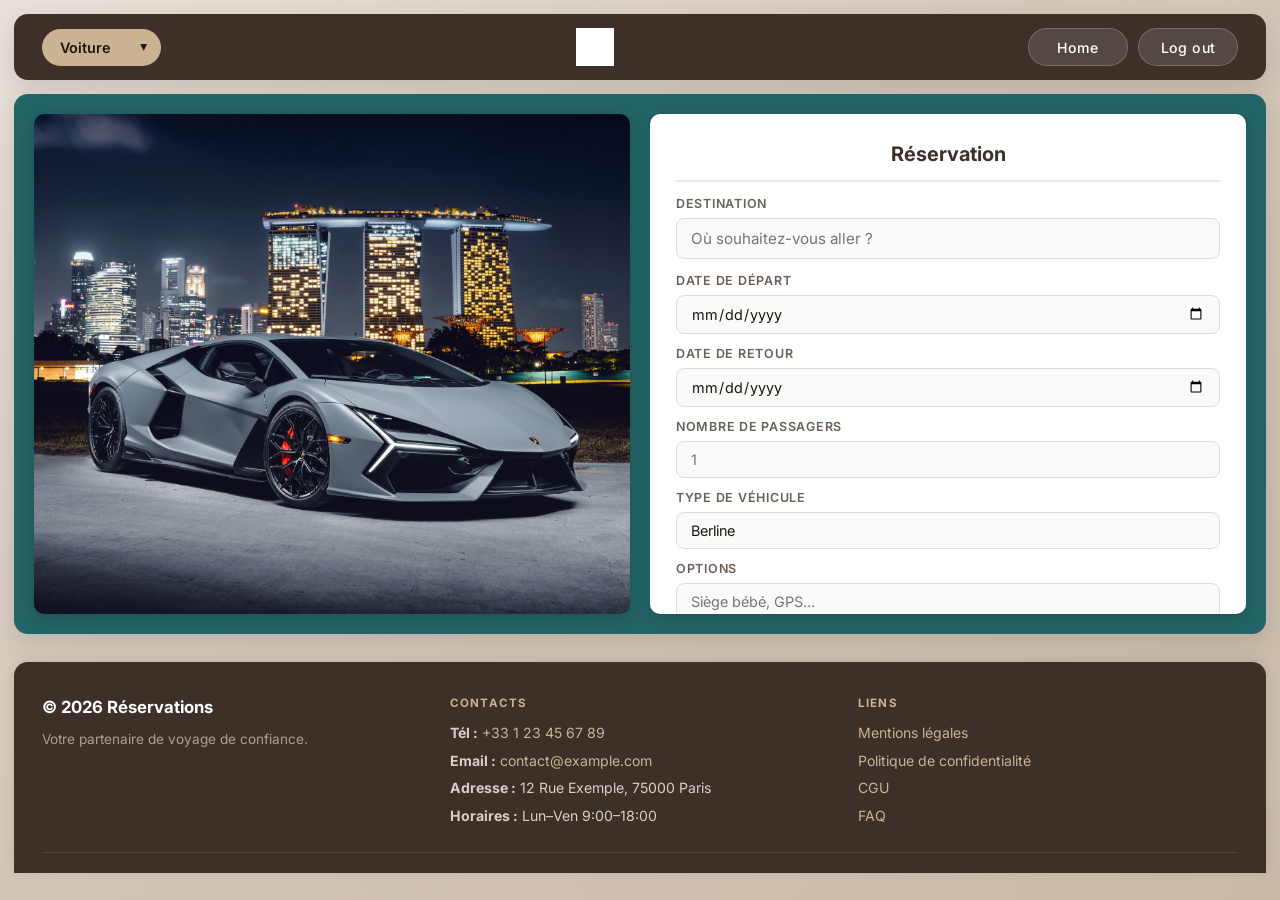
<file: component-1/index.html>
<!doctype html>
<html lang="fr">
  <head>
    <meta charset="utf-8" />
    <meta name="viewport" content="width=device-width,initial-scale=1" />
    <title>Prototype — Réservation</title>
    <link rel="preconnect" href="https://fonts.googleapis.com">
    <link rel="preconnect" href="https://fonts.gstatic.com" crossorigin>
    <link href="https://fonts.googleapis.com/css2?family=Inter:wght@400;500;600;700&display=swap" rel="stylesheet">
    <link rel="stylesheet" href="styles.css" />
  </head>
  <body>
    <header class="site-header">
      <div class="left">
        <label class="select-wrap">
          <select id="reservation-select" aria-label="Type de réservation">
            <option value="voiture">Voiture</option>
            <option value="hotel">Hôtel</option>
            <option value="aeroport">Aéroport</option>
          </select>
        </label>
      </div>
      <div class="center"><img src="istockphoto-1036809710-612x612.jpg" alt="Reserve" class="logo"></div>
      <button class="hamburger" id="hamburger" aria-label="Menu" aria-expanded="false">
        <span></span><span></span><span></span>
      </button>
      <div class="right" id="navRight">
        <button class="pill small">Home</button>
        <button class="pill small">Log out<output></output></button>
      </div>
    </header>

    <script>
      const hamburger = document.getElementById('hamburger');
      const navRight  = document.getElementById('navRight');
      hamburger.addEventListener('click', () => {
        const open = navRight.classList.toggle('open');
        hamburger.setAttribute('aria-expanded', open);
      });
    </script>

    <main class="hero">
      <div class="left-card">
        <!-- image du véhicule : placez une image nommée `vehicle.jpg` dans le dossier -->
        <img src="2024_lamborghini_revuelto_car_4k_5k_hd_cars.jpg" alt="Véhicule" class="vehicle-img">
      </div>
      <aside class="reservation-panel">
        <h2>Réservation</h2>
        <div class="reservation-box">
          <label>Destination</label>
          <input type="text" placeholder="Où souhaitez-vous aller ?" />
        </div>
        <ul class="lines">
          <li><label>Date de départ</label><input type="date" /></li>
          <li><label>Date de retour</label><input type="date" /></li>
          <li><label>Nombre de passagers</label><input type="number" min="1" max="9" placeholder="1" /></li>
          <li><label>Type de véhicule</label>
            <select><option>Berline</option><option>SUV</option><option>Coupé</option></select>
          </li>
          <li><label>Options</label><input type="text" placeholder="Siège bébé, GPS…" /></li>
        </ul>
        <button class="btn-reserve">Réserver maintenant</button>
      </aside>
    </main>

    <footer class="site-footer">
      <div class="footer-inner">
        <div class="footer-col">
          <span class="footer-brand">© 2026 Réservations</span>
          <p class="footer-tagline">Votre partenaire de voyage de confiance.</p>
        </div>
        <div class="footer-col">
          <h4>Contacts</h4>
          <div><strong>Tél :</strong> <a href="tel:+33123456789">+33 1 23 45 67 89</a></div>
          <div><strong>Email :</strong> <a href="mailto:contact@example.com">contact@example.com</a></div>
          <div><strong>Adresse :</strong> 12 Rue Exemple, 75000 Paris</div>
          <div><strong>Horaires :</strong> Lun–Ven 9:00–18:00</div>
        </div>
        <div class="footer-col">
          <h4>Liens</h4>
          <div><a href="#">Mentions légales</a></div>
          <div><a href="#">Politique de confidentialité</a></div>
          <div><a href="#">CGU</a></div>
          <div><a href="#">FAQ</a></div>
        </div>
      </div>
    </footer>

  </body>
</html>
</file>
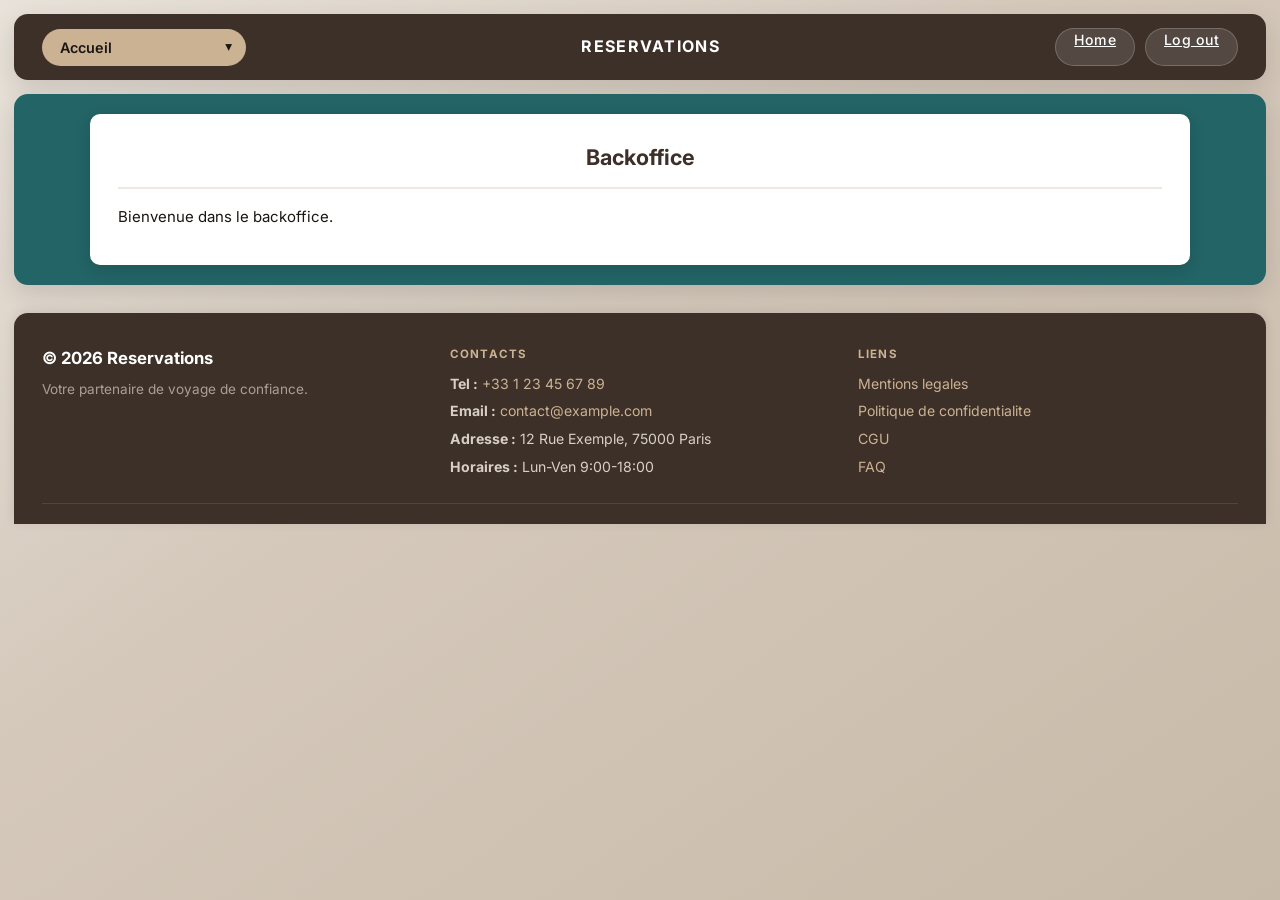
<file: framework-test/src/main/webapp/backoffice.html>
<!DOCTYPE html>
<html lang="fr">
<head>
    <meta charset="UTF-8">
    <meta name="viewport" content="width=device-width, initial-scale=1.0">
    <title>Backoffice</title>
    <style>
@import url('https://fonts.googleapis.com/css2?family=Inter:wght@400;500;600;700&display=swap');

:root{
  --tan: #cbb293;
  --tan-dark: #a8916c;
  --brown: #3d3028;
  --teal: #236466;
  --teal-lt: #2f7e80;
  --light: #eaf6f7;
  --gold: #b07a2a;
  --gold-lt: #c98e38;
  --bg: #ede8e1;
  --bg-grad: linear-gradient(145deg, #e8e2da 0%, #d5c9bc 40%, #c8baa8 100%);
  --card-bg: #ffffff;
  --text: #1a1612;
  --muted: #6b5f58;
  --radius: 14px;
  --shadow-sm: 0 2px 8px rgba(0,0,0,.08);
  --shadow-md: 0 8px 24px rgba(0,0,0,.12);
}

*, *::before, *::after{box-sizing:border-box; margin:0; padding:0}
html{scroll-behavior:smooth}
html, body{height:100%}
body{
  font-family:'Inter', system-ui, -apple-system, "Segoe UI", sans-serif;
  font-size:15px; line-height:1.6;
  background:var(--bg-grad);
  background-attachment:fixed;
  color:var(--text);
  min-height:100vh; display:flex; flex-direction:column;
  -webkit-font-smoothing:antialiased;
}

/* Header */
.site-header{
  display:flex; align-items:center; justify-content:space-between;
  background:var(--brown); color:#fff;
  padding:14px 28px; border-radius:var(--radius);
  margin:14px 14px 0;
  box-shadow:var(--shadow-md);
}
.site-header .left,
.site-header .center,
.site-header .right{display:flex; align-items:center; gap:10px}
.site-header .center{flex:1; justify-content:center}

.select-wrap{position:relative; display:inline-flex; align-items:center}
.select-wrap::after{
  content:'\25BE'; position:absolute; right:14px;
  pointer-events:none; color:var(--text); font-size:.85rem;
}
.select-wrap select{
  -webkit-appearance:none; appearance:none;
  border:0; background:var(--tan);
  padding:10px 38px 10px 18px; border-radius:22px;
  font-family:inherit; font-size:.9rem; font-weight:600;
  color:var(--text); cursor:pointer; transition:background .2s;
}
.select-wrap select:hover{background:var(--tan-dark)}
.select-wrap select:focus{outline:2px solid var(--gold); outline-offset:2px}

.logo-text{
  font-weight:700; letter-spacing:.08em; text-transform:uppercase;
  font-size:1rem; color:#fff;
}

.logo{height:38px; object-fit:contain; filter:brightness(0) invert(1)}

.pill{
  background:rgba(255,255,255,.12); border:1px solid rgba(255,255,255,.2);
  color:#fff; padding:9px 22px; border-radius:22px;
  font-family:inherit; font-size:.88rem; font-weight:500;
  cursor:pointer; transition:background .2s, transform .1s; letter-spacing:.03em;
}
.pill:hover{background:rgba(255,255,255,.24); transform:translateY(-1px)}
.pill.small{height:38px; padding:0 18px}

.hamburger{
  display:none; flex-direction:column; justify-content:center; gap:5px;
  background:transparent; border:0; cursor:pointer; padding:6px; order:4;
}
.hamburger span{
  display:block; width:24px; height:2px;
  background:#fff; border-radius:2px; transition:transform .25s, opacity .25s;
}
.hamburger[aria-expanded="true"] span:nth-child(1){transform:translateY(7px) rotate(45deg)}
.hamburger[aria-expanded="true"] span:nth-child(2){opacity:0}
.hamburger[aria-expanded="true"] span:nth-child(3){transform:translateY(-7px) rotate(-45deg)}

/* Home hero (component layout) */
.hero{
  display:flex; gap:20px; align-items:stretch;
  padding:20px; margin:14px;
  border-radius:var(--radius); background:var(--teal);
  height:60vh; min-height:380px;
  box-shadow:var(--shadow-md);
}
.left-card{
  flex:0 0 calc(50% - 10px); max-width:calc(50% - 10px);
  border-radius:10px; overflow:hidden;
  box-shadow:0 4px 16px rgba(0,0,0,.18);
}
.vehicle-img{width:100%; height:100%; object-fit:cover; display:block; transition:transform .4s ease}
.left-card:hover .vehicle-img{transform:scale(1.03)}
.reservation-panel{
  flex:0 0 calc(50% - 10px); max-width:calc(50% - 10px);
  background:var(--card-bg); border-radius:10px;
  padding:24px 26px; display:flex; flex-direction:column; gap:12px;
  overflow:auto; box-shadow:0 4px 16px rgba(0,0,0,.14);
}
.reservation-panel h2{
  font-size:1.25rem; font-weight:700; color:var(--brown);
  text-align:center; padding-bottom:10px;
  border-bottom:2px solid var(--bg);
}
.home-text p{margin:8px 0; color:var(--text)}
.home-text ul{list-style:none; margin:6px 0 0; padding:0; display:flex; flex-direction:column; gap:8px}
.home-text li{background:#f6f2ee; border:1px solid #e3e1dd; padding:10px 12px; border-radius:8px}

/* Main content (hero replacement) */
.page-main{
  display:flex; align-items:stretch; justify-content:center;
  padding:20px; margin:14px;
  border-radius:var(--radius); background:var(--teal);
  box-shadow:var(--shadow-md);
}
.content-card{
  width:100%; max-width:1100px;
  background:var(--card-bg); border-radius:10px;
  padding:26px 28px; box-shadow:0 4px 16px rgba(0,0,0,.14);
}

.page-title{
  font-size:1.35rem; font-weight:700; color:var(--brown);
  text-align:center; padding-bottom:12px; margin-bottom:16px;
  border-bottom:2px solid var(--bg);
}

.content-card p{margin:10px 0}

/* Forms */
.content-card label{
  font-size:.78rem; font-weight:600; color:var(--muted);
  text-transform:uppercase; letter-spacing:.06em;
  margin-bottom:6px; display:block;
}
.content-card input,
.content-card select,
.content-card textarea{
  width:100%; border:1.5px solid #ddd; border-radius:8px;
  padding:10px 14px; font-family:inherit; font-size:.95rem;
  color:var(--text); background:#fafaf9; transition:border-color .2s, box-shadow .2s;
}
.content-card input:focus,
.content-card select:focus,
.content-card textarea:focus{outline:none; border-color:var(--teal); box-shadow:0 0 0 3px rgba(35,100,102,.12)}

.form-row{display:flex; flex-direction:column; gap:8px; margin:12px 0}

/* Buttons */
.content-card button,
.content-card .btn{
  background:var(--gold); color:#fff;
  border:0; border-radius:10px; padding:12px 18px;
  font-family:inherit; font-size:.95rem; font-weight:700;
  letter-spacing:.04em; cursor:pointer; text-decoration:none; display:inline-block;
  transition:background .2s, transform .1s, box-shadow .2s;
  box-shadow:0 4px 12px rgba(176,122,42,.35);
}
.content-card button:hover,
.content-card .btn:hover{background:var(--gold-lt); transform:translateY(-2px); box-shadow:0 6px 16px rgba(176,122,42,.45)}
.content-card button:active,
.content-card .btn:active{transform:translateY(0)}

.content-card .btn-ghost{
  background:transparent; color:var(--brown);
  border:1px solid var(--tan-dark); box-shadow:none;
}
.content-card .btn-ghost:hover{background:rgba(203,178,147,.2)}

.page-links{margin-top:18px; display:flex; flex-wrap:wrap; gap:12px; justify-content:center}
.page-links a{color:var(--brown); text-decoration:none; font-weight:600}
.page-links a:hover{color:var(--gold)}

.content-card .container{max-width:980px; margin:0 auto}
.content-card .links{margin-top:18px; text-align:center}
.content-card .links a{color:var(--brown); text-decoration:none; font-weight:600; margin:0 10px}
.content-card .links a:hover{color:var(--gold)}
.content-card .form-group{margin:14px 0}

.content-card .error{background:#f8d7da; color:#721c24; border:1px solid #f5c6cb; padding:12px; border-radius:8px; margin-bottom:12px}
.content-card .success{background:#d4edda; color:#155724; border:1px solid #c3e6cb; padding:12px; border-radius:8px; margin-bottom:12px}
.content-card .message{background:#f0f4ff; color:#334e68; border:1px solid #d0d9ff; padding:12px; border-radius:8px; margin-bottom:12px}

.info-box{background:#fff3cd; border:1px solid #ffeeba; border-radius:8px; padding:15px; margin-bottom:16px}
.hint{font-size:13px; color:var(--muted); margin-top:6px}

.copy-btn{cursor:pointer; background:#efe9e2; border:1px solid #d7cfc6; border-radius:6px; padding:4px 10px; font-size:12px}
.copy-btn:hover{background:#e3d8cc}
.delete-btn{color:#8b2e2b; text-decoration:none; font-weight:600}
.delete-btn:hover{text-decoration:underline}

.created-token{background:#fff3cd; border:1px solid #ffeeba; border-radius:8px; padding:15px; margin-bottom:16px}
.created-token .uid{font-family:monospace; font-size:16px; font-weight:700; color:#856404; word-break:break-all}
.uid-cell{font-family:monospace; font-size:13px; word-break:break-all}
.empty{text-align:center; color:var(--muted); padding:24px}

.nav{display:flex; flex-direction:column; gap:12px; margin-top:16px}
.nav a{display:block; padding:14px 18px; background:#f6f2ee; border:1px solid #e3e1dd; border-radius:8px; text-decoration:none; color:var(--text); font-size:15px; transition:transform .15s, background .2s}
.nav a:hover{background:#efe9e2; transform:translateX(4px)}
.nav a .icon{margin-right:10px}

.quick-login{margin-top:12px}
.quick-btn{background:#efe9e2; border:1px solid #d7cfc6; color:var(--text); border-radius:8px; padding:8px 12px; font-weight:600; margin:6px 6px 0 0; cursor:pointer}
.quick-btn:hover{background:#e3d8cc}
.quick-btn.admin{background:#8b2e2b; color:#fff; border-color:#8b2e2b}
.quick-btn.manager{background:#b07a2a; color:#fff; border-color:#b07a2a}
.quick-btn.user{background:#4b6f92; color:#fff; border-color:#4b6f92}
.quick-btn.guest{background:#6b5f58; color:#fff; border-color:#6b5f58}

.actions{display:flex; flex-wrap:wrap; gap:12px; margin:16px 0}
.link{display:inline-block; margin-top:12px; color:var(--brown); text-decoration:none; font-weight:600}
.link:hover{color:var(--gold)}
.mode{font-weight:700; color:var(--brown)}
.btn-auto{background:var(--teal)}
.btn-auto:hover{background:var(--teal-lt)}
.btn-manual{background:#4b6f92}
.btn-manual:hover{background:#5b82a8}
.btn-danger{background:#8b2e2b}
.btn-danger:hover{background:#a33a36}
.secondary{color:var(--muted)}
.form-section{margin:16px 0}
.form-container{max-width:820px; margin:0 auto}
.result-container{max-width:820px; margin:0 auto}
.field{margin:10px 0}

/* Tables */
.content-card table{
  width:100%; border-collapse:collapse; margin:16px 0;
  font-size:.95rem; background:#fff;
}
.content-card th,
.content-card td{border:1px solid #e3e1dd; padding:10px 12px; text-align:left}
.content-card th{background:var(--brown); color:#fff; font-weight:600}
.content-card tr:nth-child(even){background:#f6f2ee}

.badge{display:inline-block; padding:3px 10px; border-radius:12px; font-size:12px; font-weight:700}
.badge-valid{background:#d4edda; color:#155724}
.badge-expired{background:#f8d7da; color:#721c24}

.notice{padding:12px; border-radius:8px; margin:12px 0}
.notice-success{background:#d4edda; color:#155724; border:1px solid #c3e6cb}
.notice-error{background:#f8d7da; color:#721c24; border:1px solid #f5c6cb}
.notice-warn{background:#fff3cd; color:#856404; border:1px solid #ffeeba}

/* Utility cards and helpers (test-auth) */
.card{background:#fff; border-radius:12px; padding:22px; margin:16px 0; box-shadow:var(--shadow-sm)}
.card h2{margin-top:0; color:var(--brown); border-bottom:2px solid var(--bg); padding-bottom:10px}
.card h3{color:var(--muted); margin-top:16px}
.grid{display:grid; grid-template-columns:repeat(auto-fit, minmax(250px, 1fr)); gap:15px}
.api-section{background:#f8f5f1; padding:14px; border-radius:10px; margin:10px 0}
.endpoint{font-family:monospace; background:#efe9e2; padding:8px 12px; border-radius:6px; display:inline-block; margin:5px 0}
.role-badge{display:inline-block; padding:4px 12px; border-radius:20px; font-size:12px; font-weight:700; margin-left:8px}
.role-public{background:#2f7e80; color:#fff}
.role-user{background:#4b6f92; color:#fff}
.role-admin{background:#8b2e2b; color:#fff}
.role-manager{background:#b07a2a; color:#fff}
.role-guest{background:#6b5f58; color:#fff}
.config-box{background:#fff3cd; border:1px solid #ffeeba; padding:15px; border-radius:8px; margin:15px 0}
.config-box code{background:#f7e7be; padding:2px 6px; border-radius:3px}
pre{background:#2d2d2d; color:#f8f8f2; padding:15px; border-radius:8px; overflow-x:auto}
#result{margin-top:20px; padding:15px; border-radius:8px; display:none}
#result.success{display:block; background:#d4edda; border:1px solid #c3e6cb}
#result.error{display:block; background:#f8d7da; border:1px solid #f5c6cb}

/* Footer */
.site-footer{
  background:var(--brown); color:#d8cfc9;
  padding:32px 28px 20px;
  border-radius:var(--radius) var(--radius) 0 0;
  margin:14px 14px 0;
  box-shadow:0 -2px 12px rgba(0,0,0,.1);
}
.footer-inner{
  display:grid; grid-template-columns:1fr 1fr 1fr; gap:28px;
  padding-bottom:20px;
  border-bottom:1px solid rgba(255,255,255,.1);
}
.footer-col h4{
  font-size:.72rem; font-weight:700; letter-spacing:.1em;
  text-transform:uppercase; color:var(--tan); margin-bottom:10px;
}
.footer-col > div{margin:5px 0; font-size:.88rem}
.footer-brand{font-size:1.05rem; font-weight:700; color:#fff}
.footer-tagline{margin-top:8px; font-size:.85rem; opacity:.7; line-height:1.5}
.site-footer a{color:var(--tan); text-decoration:none; transition:color .2s}
.site-footer a:hover{color:#fff}

/* Responsive */
@media (max-width:900px){
  .site-header{flex-wrap:wrap; padding:12px 16px; margin:10px; gap:10px}
  .site-header .left{order:2; flex:1 1 auto}
  .site-header .center{order:1; flex:0 0 100%; justify-content:center; padding-bottom:8px; border-bottom:1px solid rgba(255,255,255,.1)}
  .site-header .right{
    order:4; flex:0 0 100%; gap:8px;
    flex-direction:column; align-items:stretch;
    max-height:0; overflow:hidden; transition:max-height .3s ease;
  }
  .site-header .right.open{max-height:200px}
  .site-header .right .pill{width:100%; text-align:center; padding:12px 0; display:block}
  .hamburger{display:flex; order:3}
  .select-wrap{width:100%}
  .select-wrap select{width:100%}

  .hero{
    flex-direction:column; height:auto; min-height:auto;
    margin:10px; padding:16px; gap:14px;
  }
  .left-card{max-width:100%; flex:none; height:260px}
  .reservation-panel{max-width:100%; flex:none; height:auto}
  .vehicle-img{height:260px}

  .page-main{margin:10px; padding:16px}
  .content-card{padding:20px}

  .footer-inner{grid-template-columns:1fr 1fr; gap:20px}
}

@media (max-width:600px){
  .site-header{margin:8px; padding:10px 14px; border-radius:10px}
  .hero{margin:8px; padding:12px; gap:12px; border-radius:10px}
  .left-card{height:220px; border-radius:8px}
  .vehicle-img{height:220px}
  .reservation-panel{padding:18px 16px; border-radius:8px}
  .reservation-panel h2{font-size:1.1rem}
  .page-main{margin:8px; padding:12px; border-radius:10px}
  .content-card{padding:18px 16px; border-radius:8px}
  .page-title{font-size:1.15rem}
  .content-card input,
  .content-card select,
  .content-card textarea{padding:12px 14px; font-size:1rem}

  .site-footer{margin:8px 8px 0; padding:24px 16px 16px; border-radius:10px 10px 0 0}
  .footer-inner{grid-template-columns:1fr; gap:20px}
}

@media (max-width:400px){
  body{ font-size:14px }
  .site-header{ margin:6px; padding:10px 12px }
  .hero{margin:6px; padding:10px}
  .left-card{height:190px}
  .vehicle-img{height:190px}
  .reservation-panel{padding:14px 12px}
  .page-main{ margin:6px; padding:10px }
}

</style>
</head>
<body>
    <header class="site-header">
        <div class="left">
            <label class="select-wrap">
                <select id="section-select" aria-label="Section">
                  <option value="/" data-match="/">Accueil</option>
                  <option value="/backoffice" data-match="/backoffice">Backoffice</option>
                  <option value="/reservation/list" data-match="/reservation">Réservations</option>
                  <option value="/reservation/form" data-match="/reservation/form">Nouvelle réservation</option>
                  <option value="/assignation/page" data-match="/assignation">Assignations</option>
                  <option value="/token/list" data-match="/token">Tokens</option>
                  <option value="/token/form" data-match="/token/form">Créer un token</option>
                  <option value="/test-auth.html" data-match="/test-auth.html">Tests auth</option>
                </select>
            </label>
        </div>
        <div class="center"><span class="logo-text">Reservations</span></div>
        <button class="hamburger" id="hamburger" aria-label="Menu" aria-expanded="false">
            <span></span><span></span><span></span>
        </button>
        <div class="right" id="navRight">
            <a class="pill small" href="/backoffice">Home</a>
            <a class="pill small" href="/auth/logout">Log out</a>
        </div>
    </header>

    <main class="page-main">
        <section class="content-card">
            <h1 class="page-title">Backoffice</h1>
            <p>Bienvenue dans le backoffice.</p>
        </section>
    </main>

    <footer class="site-footer">
        <div class="footer-inner">
            <div class="footer-col">
                <span class="footer-brand">© 2026 Reservations</span>
                <p class="footer-tagline">Votre partenaire de voyage de confiance.</p>
            </div>
            <div class="footer-col">
                <h4>Contacts</h4>
                <div><strong>Tel :</strong> <a href="tel:+33123456789">+33 1 23 45 67 89</a></div>
                <div><strong>Email :</strong> <a href="mailto:contact@example.com">contact@example.com</a></div>
                <div><strong>Adresse :</strong> 12 Rue Exemple, 75000 Paris</div>
                <div><strong>Horaires :</strong> Lun-Ven 9:00-18:00</div>
            </div>
            <div class="footer-col">
                <h4>Liens</h4>
                <div><a href="#">Mentions legales</a></div>
                <div><a href="#">Politique de confidentialite</a></div>
                <div><a href="#">CGU</a></div>
                <div><a href="#">FAQ</a></div>
            </div>
        </div>
    </footer>

    <script>
        const hamburger = document.getElementById('hamburger');
        const navRight = document.getElementById('navRight');
        const sectionSelect = document.getElementById('section-select');
        if (hamburger && navRight) {
            hamburger.addEventListener('click', () => {
                const open = navRight.classList.toggle('open');
                hamburger.setAttribute('aria-expanded', open);
            });
        }
        if (sectionSelect) {
          sectionSelect.addEventListener('change', (event) => {
            const value = event.target.value;
            if (value) {
              window.location.href = value;
            }
          });

          const currentPath = window.location.pathname;
          const options = Array.from(sectionSelect.options);
          const match = options.find((opt) => {
            const matchPath = opt.getAttribute('data-match');
            return matchPath && currentPath.startsWith(matchPath) && matchPath !== '/';
          }) || options.find((opt) => opt.getAttribute('data-match') === '/');
          if (match) {
            sectionSelect.value = match.value;
          }
        }
    </script>
</body>
</html>
</file>
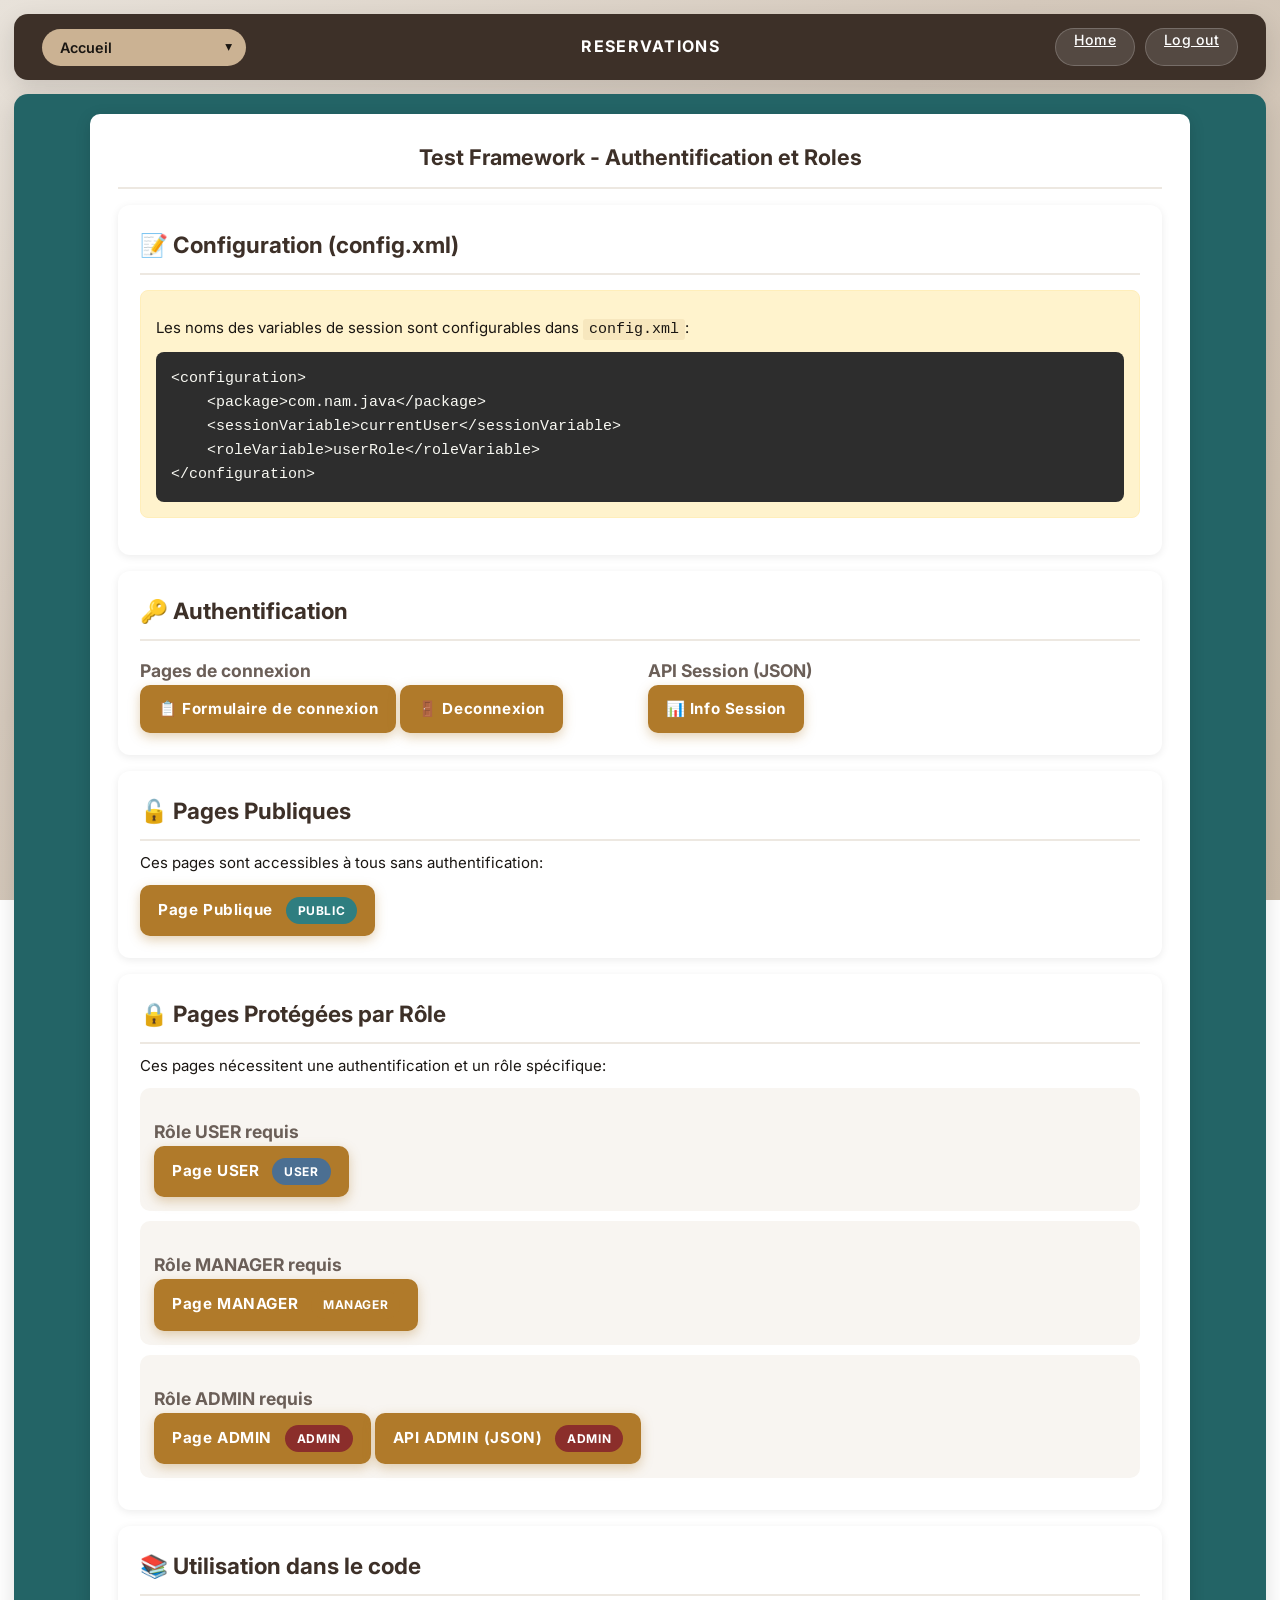
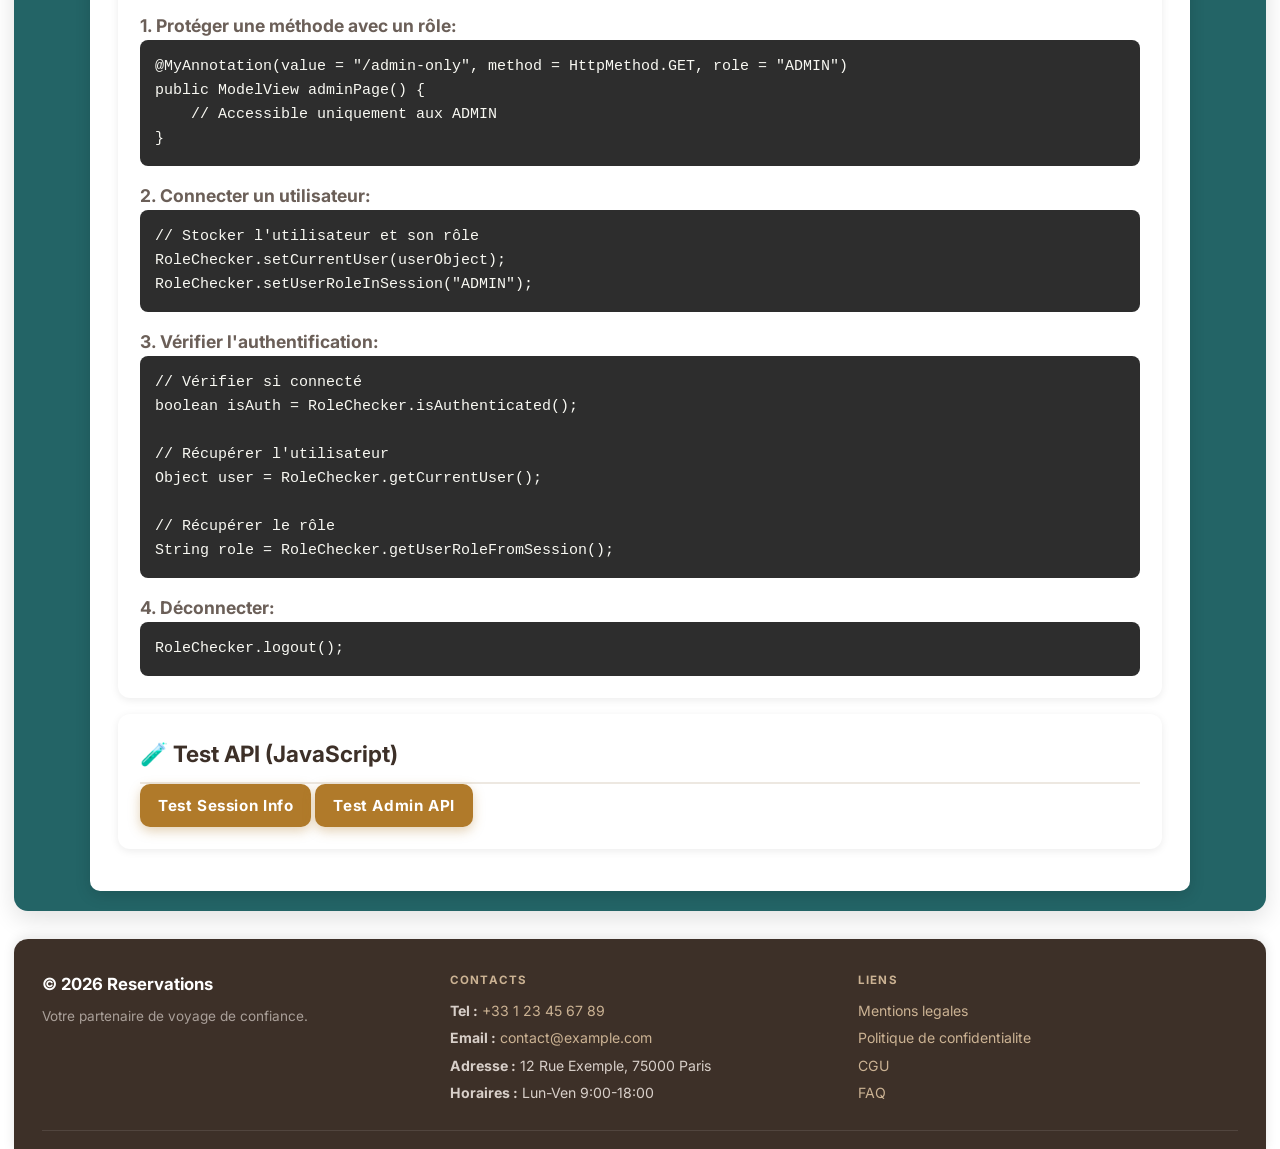
<file: framework-test/src/main/webapp/test-auth.html>
<!DOCTYPE html>
<html lang="fr">
<head>
    <meta charset="UTF-8">
    <meta name="viewport" content="width=device-width, initial-scale=1.0">
    <title>Test Framework - Authentification et Rôles</title>
    <style>
@import url('https://fonts.googleapis.com/css2?family=Inter:wght@400;500;600;700&display=swap');

:root{
  --tan: #cbb293;
  --tan-dark: #a8916c;
  --brown: #3d3028;
  --teal: #236466;
  --teal-lt: #2f7e80;
  --light: #eaf6f7;
  --gold: #b07a2a;
  --gold-lt: #c98e38;
  --bg: #ede8e1;
  --bg-grad: linear-gradient(145deg, #e8e2da 0%, #d5c9bc 40%, #c8baa8 100%);
  --card-bg: #ffffff;
  --text: #1a1612;
  --muted: #6b5f58;
  --radius: 14px;
  --shadow-sm: 0 2px 8px rgba(0,0,0,.08);
  --shadow-md: 0 8px 24px rgba(0,0,0,.12);
}

*, *::before, *::after{box-sizing:border-box; margin:0; padding:0}
html{scroll-behavior:smooth}
html, body{height:100%}
body{
  font-family:'Inter', system-ui, -apple-system, "Segoe UI", sans-serif;
  font-size:15px; line-height:1.6;
  background:var(--bg-grad);
  background-attachment:fixed;
  color:var(--text);
  min-height:100vh; display:flex; flex-direction:column;
  -webkit-font-smoothing:antialiased;
}

/* Header */
.site-header{
  display:flex; align-items:center; justify-content:space-between;
  background:var(--brown); color:#fff;
  padding:14px 28px; border-radius:var(--radius);
  margin:14px 14px 0;
  box-shadow:var(--shadow-md);
}
.site-header .left,
.site-header .center,
.site-header .right{display:flex; align-items:center; gap:10px}
.site-header .center{flex:1; justify-content:center}

.select-wrap{position:relative; display:inline-flex; align-items:center}
.select-wrap::after{
  content:'\25BE'; position:absolute; right:14px;
  pointer-events:none; color:var(--text); font-size:.85rem;
}
.select-wrap select{
  -webkit-appearance:none; appearance:none;
  border:0; background:var(--tan);
  padding:10px 38px 10px 18px; border-radius:22px;
  font-family:inherit; font-size:.9rem; font-weight:600;
  color:var(--text); cursor:pointer; transition:background .2s;
}
.select-wrap select:hover{background:var(--tan-dark)}
.select-wrap select:focus{outline:2px solid var(--gold); outline-offset:2px}

.logo-text{
  font-weight:700; letter-spacing:.08em; text-transform:uppercase;
  font-size:1rem; color:#fff;
}

.logo{height:38px; object-fit:contain; filter:brightness(0) invert(1)}

.pill{
  background:rgba(255,255,255,.12); border:1px solid rgba(255,255,255,.2);
  color:#fff; padding:9px 22px; border-radius:22px;
  font-family:inherit; font-size:.88rem; font-weight:500;
  cursor:pointer; transition:background .2s, transform .1s; letter-spacing:.03em;
}
.pill:hover{background:rgba(255,255,255,.24); transform:translateY(-1px)}
.pill.small{height:38px; padding:0 18px}

.hamburger{
  display:none; flex-direction:column; justify-content:center; gap:5px;
  background:transparent; border:0; cursor:pointer; padding:6px; order:4;
}
.hamburger span{
  display:block; width:24px; height:2px;
  background:#fff; border-radius:2px; transition:transform .25s, opacity .25s;
}
.hamburger[aria-expanded="true"] span:nth-child(1){transform:translateY(7px) rotate(45deg)}
.hamburger[aria-expanded="true"] span:nth-child(2){opacity:0}
.hamburger[aria-expanded="true"] span:nth-child(3){transform:translateY(-7px) rotate(-45deg)}

/* Home hero (component layout) */
.hero{
  display:flex; gap:20px; align-items:stretch;
  padding:20px; margin:14px;
  border-radius:var(--radius); background:var(--teal);
  height:60vh; min-height:380px;
  box-shadow:var(--shadow-md);
}
.left-card{
  flex:0 0 calc(50% - 10px); max-width:calc(50% - 10px);
  border-radius:10px; overflow:hidden;
  box-shadow:0 4px 16px rgba(0,0,0,.18);
}
.vehicle-img{width:100%; height:100%; object-fit:cover; display:block; transition:transform .4s ease}
.left-card:hover .vehicle-img{transform:scale(1.03)}
.reservation-panel{
  flex:0 0 calc(50% - 10px); max-width:calc(50% - 10px);
  background:var(--card-bg); border-radius:10px;
  padding:24px 26px; display:flex; flex-direction:column; gap:12px;
  overflow:auto; box-shadow:0 4px 16px rgba(0,0,0,.14);
}
.reservation-panel h2{
  font-size:1.25rem; font-weight:700; color:var(--brown);
  text-align:center; padding-bottom:10px;
  border-bottom:2px solid var(--bg);
}
.home-text p{margin:8px 0; color:var(--text)}
.home-text ul{list-style:none; margin:6px 0 0; padding:0; display:flex; flex-direction:column; gap:8px}
.home-text li{background:#f6f2ee; border:1px solid #e3e1dd; padding:10px 12px; border-radius:8px}

/* Main content (hero replacement) */
.page-main{
  display:flex; align-items:stretch; justify-content:center;
  padding:20px; margin:14px;
  border-radius:var(--radius); background:var(--teal);
  box-shadow:var(--shadow-md);
}
.content-card{
  width:100%; max-width:1100px;
  background:var(--card-bg); border-radius:10px;
  padding:26px 28px; box-shadow:0 4px 16px rgba(0,0,0,.14);
}

.page-title{
  font-size:1.35rem; font-weight:700; color:var(--brown);
  text-align:center; padding-bottom:12px; margin-bottom:16px;
  border-bottom:2px solid var(--bg);
}

.content-card p{margin:10px 0}

/* Forms */
.content-card label{
  font-size:.78rem; font-weight:600; color:var(--muted);
  text-transform:uppercase; letter-spacing:.06em;
  margin-bottom:6px; display:block;
}
.content-card input,
.content-card select,
.content-card textarea{
  width:100%; border:1.5px solid #ddd; border-radius:8px;
  padding:10px 14px; font-family:inherit; font-size:.95rem;
  color:var(--text); background:#fafaf9; transition:border-color .2s, box-shadow .2s;
}
.content-card input:focus,
.content-card select:focus,
.content-card textarea:focus{outline:none; border-color:var(--teal); box-shadow:0 0 0 3px rgba(35,100,102,.12)}

.form-row{display:flex; flex-direction:column; gap:8px; margin:12px 0}

/* Buttons */
.content-card button,
.content-card .btn{
  background:var(--gold); color:#fff;
  border:0; border-radius:10px; padding:12px 18px;
  font-family:inherit; font-size:.95rem; font-weight:700;
  letter-spacing:.04em; cursor:pointer; text-decoration:none; display:inline-block;
  transition:background .2s, transform .1s, box-shadow .2s;
  box-shadow:0 4px 12px rgba(176,122,42,.35);
}
.content-card button:hover,
.content-card .btn:hover{background:var(--gold-lt); transform:translateY(-2px); box-shadow:0 6px 16px rgba(176,122,42,.45)}
.content-card button:active,
.content-card .btn:active{transform:translateY(0)}

.content-card .btn-ghost{
  background:transparent; color:var(--brown);
  border:1px solid var(--tan-dark); box-shadow:none;
}
.content-card .btn-ghost:hover{background:rgba(203,178,147,.2)}

.page-links{margin-top:18px; display:flex; flex-wrap:wrap; gap:12px; justify-content:center}
.page-links a{color:var(--brown); text-decoration:none; font-weight:600}
.page-links a:hover{color:var(--gold)}

.content-card .container{max-width:980px; margin:0 auto}
.content-card .links{margin-top:18px; text-align:center}
.content-card .links a{color:var(--brown); text-decoration:none; font-weight:600; margin:0 10px}
.content-card .links a:hover{color:var(--gold)}
.content-card .form-group{margin:14px 0}

.content-card .error{background:#f8d7da; color:#721c24; border:1px solid #f5c6cb; padding:12px; border-radius:8px; margin-bottom:12px}
.content-card .success{background:#d4edda; color:#155724; border:1px solid #c3e6cb; padding:12px; border-radius:8px; margin-bottom:12px}
.content-card .message{background:#f0f4ff; color:#334e68; border:1px solid #d0d9ff; padding:12px; border-radius:8px; margin-bottom:12px}

.info-box{background:#fff3cd; border:1px solid #ffeeba; border-radius:8px; padding:15px; margin-bottom:16px}
.hint{font-size:13px; color:var(--muted); margin-top:6px}

.copy-btn{cursor:pointer; background:#efe9e2; border:1px solid #d7cfc6; border-radius:6px; padding:4px 10px; font-size:12px}
.copy-btn:hover{background:#e3d8cc}
.delete-btn{color:#8b2e2b; text-decoration:none; font-weight:600}
.delete-btn:hover{text-decoration:underline}

.created-token{background:#fff3cd; border:1px solid #ffeeba; border-radius:8px; padding:15px; margin-bottom:16px}
.created-token .uid{font-family:monospace; font-size:16px; font-weight:700; color:#856404; word-break:break-all}
.uid-cell{font-family:monospace; font-size:13px; word-break:break-all}
.empty{text-align:center; color:var(--muted); padding:24px}

.nav{display:flex; flex-direction:column; gap:12px; margin-top:16px}
.nav a{display:block; padding:14px 18px; background:#f6f2ee; border:1px solid #e3e1dd; border-radius:8px; text-decoration:none; color:var(--text); font-size:15px; transition:transform .15s, background .2s}
.nav a:hover{background:#efe9e2; transform:translateX(4px)}
.nav a .icon{margin-right:10px}

.quick-login{margin-top:12px}
.quick-btn{background:#efe9e2; border:1px solid #d7cfc6; color:var(--text); border-radius:8px; padding:8px 12px; font-weight:600; margin:6px 6px 0 0; cursor:pointer}
.quick-btn:hover{background:#e3d8cc}
.quick-btn.admin{background:#8b2e2b; color:#fff; border-color:#8b2e2b}
.quick-btn.manager{background:#b07a2a; color:#fff; border-color:#b07a2a}
.quick-btn.user{background:#4b6f92; color:#fff; border-color:#4b6f92}
.quick-btn.guest{background:#6b5f58; color:#fff; border-color:#6b5f58}

.actions{display:flex; flex-wrap:wrap; gap:12px; margin:16px 0}
.link{display:inline-block; margin-top:12px; color:var(--brown); text-decoration:none; font-weight:600}
.link:hover{color:var(--gold)}
.mode{font-weight:700; color:var(--brown)}
.btn-auto{background:var(--teal)}
.btn-auto:hover{background:var(--teal-lt)}
.btn-manual{background:#4b6f92}
.btn-manual:hover{background:#5b82a8}
.btn-danger{background:#8b2e2b}
.btn-danger:hover{background:#a33a36}
.secondary{color:var(--muted)}
.form-section{margin:16px 0}
.form-container{max-width:820px; margin:0 auto}
.result-container{max-width:820px; margin:0 auto}
.field{margin:10px 0}

/* Tables */
.content-card table{
  width:100%; border-collapse:collapse; margin:16px 0;
  font-size:.95rem; background:#fff;
}
.content-card th,
.content-card td{border:1px solid #e3e1dd; padding:10px 12px; text-align:left}
.content-card th{background:var(--brown); color:#fff; font-weight:600}
.content-card tr:nth-child(even){background:#f6f2ee}

.badge{display:inline-block; padding:3px 10px; border-radius:12px; font-size:12px; font-weight:700}
.badge-valid{background:#d4edda; color:#155724}
.badge-expired{background:#f8d7da; color:#721c24}

.notice{padding:12px; border-radius:8px; margin:12px 0}
.notice-success{background:#d4edda; color:#155724; border:1px solid #c3e6cb}
.notice-error{background:#f8d7da; color:#721c24; border:1px solid #f5c6cb}
.notice-warn{background:#fff3cd; color:#856404; border:1px solid #ffeeba}

/* Utility cards and helpers (test-auth) */
.card{background:#fff; border-radius:12px; padding:22px; margin:16px 0; box-shadow:var(--shadow-sm)}
.card h2{margin-top:0; color:var(--brown); border-bottom:2px solid var(--bg); padding-bottom:10px}
.card h3{color:var(--muted); margin-top:16px}
.grid{display:grid; grid-template-columns:repeat(auto-fit, minmax(250px, 1fr)); gap:15px}
.api-section{background:#f8f5f1; padding:14px; border-radius:10px; margin:10px 0}
.endpoint{font-family:monospace; background:#efe9e2; padding:8px 12px; border-radius:6px; display:inline-block; margin:5px 0}
.role-badge{display:inline-block; padding:4px 12px; border-radius:20px; font-size:12px; font-weight:700; margin-left:8px}
.role-public{background:#2f7e80; color:#fff}
.role-user{background:#4b6f92; color:#fff}
.role-admin{background:#8b2e2b; color:#fff}
.role-manager{background:#b07a2a; color:#fff}
.role-guest{background:#6b5f58; color:#fff}
.config-box{background:#fff3cd; border:1px solid #ffeeba; padding:15px; border-radius:8px; margin:15px 0}
.config-box code{background:#f7e7be; padding:2px 6px; border-radius:3px}
pre{background:#2d2d2d; color:#f8f8f2; padding:15px; border-radius:8px; overflow-x:auto}
#result{margin-top:20px; padding:15px; border-radius:8px; display:none}
#result.success{display:block; background:#d4edda; border:1px solid #c3e6cb}
#result.error{display:block; background:#f8d7da; border:1px solid #f5c6cb}

/* Footer */
.site-footer{
  background:var(--brown); color:#d8cfc9;
  padding:32px 28px 20px;
  border-radius:var(--radius) var(--radius) 0 0;
  margin:14px 14px 0;
  box-shadow:0 -2px 12px rgba(0,0,0,.1);
}
.footer-inner{
  display:grid; grid-template-columns:1fr 1fr 1fr; gap:28px;
  padding-bottom:20px;
  border-bottom:1px solid rgba(255,255,255,.1);
}
.footer-col h4{
  font-size:.72rem; font-weight:700; letter-spacing:.1em;
  text-transform:uppercase; color:var(--tan); margin-bottom:10px;
}
.footer-col > div{margin:5px 0; font-size:.88rem}
.footer-brand{font-size:1.05rem; font-weight:700; color:#fff}
.footer-tagline{margin-top:8px; font-size:.85rem; opacity:.7; line-height:1.5}
.site-footer a{color:var(--tan); text-decoration:none; transition:color .2s}
.site-footer a:hover{color:#fff}

/* Responsive */
@media (max-width:900px){
  .site-header{flex-wrap:wrap; padding:12px 16px; margin:10px; gap:10px}
  .site-header .left{order:2; flex:1 1 auto}
  .site-header .center{order:1; flex:0 0 100%; justify-content:center; padding-bottom:8px; border-bottom:1px solid rgba(255,255,255,.1)}
  .site-header .right{
    order:4; flex:0 0 100%; gap:8px;
    flex-direction:column; align-items:stretch;
    max-height:0; overflow:hidden; transition:max-height .3s ease;
  }
  .site-header .right.open{max-height:200px}
  .site-header .right .pill{width:100%; text-align:center; padding:12px 0; display:block}
  .hamburger{display:flex; order:3}
  .select-wrap{width:100%}
  .select-wrap select{width:100%}

  .hero{
    flex-direction:column; height:auto; min-height:auto;
    margin:10px; padding:16px; gap:14px;
  }
  .left-card{max-width:100%; flex:none; height:260px}
  .reservation-panel{max-width:100%; flex:none; height:auto}
  .vehicle-img{height:260px}

  .page-main{margin:10px; padding:16px}
  .content-card{padding:20px}

  .footer-inner{grid-template-columns:1fr 1fr; gap:20px}
}

@media (max-width:600px){
  .site-header{margin:8px; padding:10px 14px; border-radius:10px}
  .hero{margin:8px; padding:12px; gap:12px; border-radius:10px}
  .left-card{height:220px; border-radius:8px}
  .vehicle-img{height:220px}
  .reservation-panel{padding:18px 16px; border-radius:8px}
  .reservation-panel h2{font-size:1.1rem}
  .page-main{margin:8px; padding:12px; border-radius:10px}
  .content-card{padding:18px 16px; border-radius:8px}
  .page-title{font-size:1.15rem}
  .content-card input,
  .content-card select,
  .content-card textarea{padding:12px 14px; font-size:1rem}

  .site-footer{margin:8px 8px 0; padding:24px 16px 16px; border-radius:10px 10px 0 0}
  .footer-inner{grid-template-columns:1fr; gap:20px}
}

@media (max-width:400px){
  body{ font-size:14px }
  .site-header{ margin:6px; padding:10px 12px }
  .hero{margin:6px; padding:10px}
  .left-card{height:190px}
  .vehicle-img{height:190px}
  .reservation-panel{padding:14px 12px}
  .page-main{ margin:6px; padding:10px }
}

</style>
</head>
<body>
    <header class="site-header">
        <div class="left">
            <label class="select-wrap">
                <select id="section-select" aria-label="Section">
                  <option value="/" data-match="/">Accueil</option>
                  <option value="/backoffice" data-match="/backoffice">Backoffice</option>
                  <option value="/reservation/list" data-match="/reservation">Réservations</option>
                  <option value="/reservation/form" data-match="/reservation/form">Nouvelle réservation</option>
                  <option value="/assignation/page" data-match="/assignation">Assignations</option>
                  <option value="/token/list" data-match="/token">Tokens</option>
                  <option value="/token/form" data-match="/token/form">Créer un token</option>
                  <option value="/test-auth.html" data-match="/test-auth.html">Tests auth</option>
                </select>
            </label>
        </div>
        <div class="center"><span class="logo-text">Reservations</span></div>
        <button class="hamburger" id="hamburger" aria-label="Menu" aria-expanded="false">
            <span></span><span></span><span></span>
        </button>
        <div class="right" id="navRight">
            <a class="pill small" href="/backoffice">Home</a>
            <a class="pill small" href="/auth/logout">Log out</a>
        </div>
    </header>

    <main class="page-main">
        <section class="content-card">
            <h1 class="page-title">Test Framework - Authentification et Roles</h1>

        <div class="card">
            <h2>📝 Configuration (config.xml)</h2>
            <div class="config-box">
                <p>Les noms des variables de session sont configurables dans <code>config.xml</code>:</p>
                <pre>&lt;configuration&gt;
    &lt;package&gt;com.nam.java&lt;/package&gt;
    &lt;sessionVariable&gt;currentUser&lt;/sessionVariable&gt;
    &lt;roleVariable&gt;userRole&lt;/roleVariable&gt;
&lt;/configuration&gt;</pre>
            </div>
        </div>

        <div class="card">
            <h2>🔑 Authentification</h2>
            <div class="grid">
                <div>
                    <h3>Pages de connexion</h3>
                    <a href="auth/login" class="btn">📋 Formulaire de connexion</a>
                    <a href="auth/logout" class="btn">🚪 Deconnexion</a>
                </div>
                <div>
                    <h3>API Session (JSON)</h3>
                    <a href="auth/session-info" class="btn">📊 Info Session</a>
                </div>
            </div>
        </div>

        <div class="card">
            <h2>🔓 Pages Publiques</h2>
            <p>Ces pages sont accessibles à tous sans authentification:</p>
            <a href="auth/public" class="btn">Page Publique <span class="role-badge role-public">PUBLIC</span></a>
        </div>

        <div class="card">
            <h2>🔒 Pages Protégées par Rôle</h2>
            <p>Ces pages nécessitent une authentification et un rôle spécifique:</p>
            
            <div class="api-section">
                <h3>Rôle USER requis</h3>
                <a href="auth/user-only" class="btn">Page USER <span class="role-badge role-user">USER</span></a>
            </div>
            
            <div class="api-section">
                <h3>Rôle MANAGER requis</h3>
                <a href="auth/manager-only" class="btn">Page MANAGER <span class="role-badge role-manager">MANAGER</span></a>
            </div>
            
            <div class="api-section">
                <h3>Rôle ADMIN requis</h3>
                <a href="auth/admin-only" class="btn">Page ADMIN <span class="role-badge role-admin">ADMIN</span></a>
                <a href="auth/admin-api" class="btn">API ADMIN (JSON) <span class="role-badge role-admin">ADMIN</span></a>
            </div>
        </div>

        <div class="card">
            <h2>📚 Utilisation dans le code</h2>
            <h3>1. Protéger une méthode avec un rôle:</h3>
            <pre>@MyAnnotation(value = "/admin-only", method = HttpMethod.GET, role = "ADMIN")
public ModelView adminPage() {
    // Accessible uniquement aux ADMIN
}</pre>
            
            <h3>2. Connecter un utilisateur:</h3>
            <pre>// Stocker l'utilisateur et son rôle
RoleChecker.setCurrentUser(userObject);
RoleChecker.setUserRoleInSession("ADMIN");</pre>
            
            <h3>3. Vérifier l'authentification:</h3>
            <pre>// Vérifier si connecté
boolean isAuth = RoleChecker.isAuthenticated();

// Récupérer l'utilisateur
Object user = RoleChecker.getCurrentUser();

// Récupérer le rôle
String role = RoleChecker.getUserRoleFromSession();</pre>
            
            <h3>4. Déconnecter:</h3>
            <pre>RoleChecker.logout();</pre>
        </div>

        <div class="card">
            <h2>🧪 Test API (JavaScript)</h2>
            <div class="grid">
                <div>
                    <button onclick="testEndpoint('auth/session-info')" class="btn">Test Session Info</button>
                    <button onclick="testEndpoint('auth/admin-api')" class="btn">Test Admin API</button>
                </div>
            </div>
            <div id="result"></div>
        </div>
        </section>
    </main>

    <footer class="site-footer">
        <div class="footer-inner">
            <div class="footer-col">
                <span class="footer-brand">© 2026 Reservations</span>
                <p class="footer-tagline">Votre partenaire de voyage de confiance.</p>
            </div>
            <div class="footer-col">
                <h4>Contacts</h4>
                <div><strong>Tel :</strong> <a href="tel:+33123456789">+33 1 23 45 67 89</a></div>
                <div><strong>Email :</strong> <a href="mailto:contact@example.com">contact@example.com</a></div>
                <div><strong>Adresse :</strong> 12 Rue Exemple, 75000 Paris</div>
                <div><strong>Horaires :</strong> Lun-Ven 9:00-18:00</div>
            </div>
            <div class="footer-col">
                <h4>Liens</h4>
                <div><a href="#">Mentions legales</a></div>
                <div><a href="#">Politique de confidentialite</a></div>
                <div><a href="#">CGU</a></div>
                <div><a href="#">FAQ</a></div>
            </div>
        </div>
    </footer>

    <script>
        async function testEndpoint(url) {
            const resultDiv = document.getElementById('result');
            try {
                const response = await fetch(url);
                const data = await response.json();
                resultDiv.className = response.ok ? 'success' : 'error';
                resultDiv.innerHTML = '<strong>Status:</strong> ' + response.status + 
                    '<pre>' + JSON.stringify(data, null, 2) + '</pre>';
            } catch (e) {
                resultDiv.className = 'error';
                resultDiv.innerHTML = '<strong>Erreur:</strong> ' + e.message;
            }
        }
    </script>

    <script>
        const hamburger = document.getElementById('hamburger');
        const navRight = document.getElementById('navRight');
        const sectionSelect = document.getElementById('section-select');
        if (hamburger && navRight) {
          hamburger.addEventListener('click', () => {
            const open = navRight.classList.toggle('open');
            hamburger.setAttribute('aria-expanded', open);
          });
        }
        if (sectionSelect) {
          sectionSelect.addEventListener('change', (event) => {
            const value = event.target.value;
            if (value) {
              window.location.href = value;
            }
          });

          const currentPath = window.location.pathname;
          const options = Array.from(sectionSelect.options);
          const match = options.find((opt) => {
            const matchPath = opt.getAttribute('data-match');
            return matchPath && currentPath.startsWith(matchPath) && matchPath !== '/';
          }) || options.find((opt) => opt.getAttribute('data-match') === '/');
          if (match) {
            sectionSelect.value = match.value;
          }
        }
    </script>
</body>
</html>
</file>
<file: component-1/styles.css>
:root{
  --tan:      #CBB293;
  --tan-dark: #A8916C;
  --brown:    #3D3028;
  --teal:     #236466;
  --teal-lt:  #2F7E80;
  --light:    #EAF6F7;
  --gold:     #B07A2A;
  --gold-lt:  #C98E38;
  --bg:       #EDE8E1;
  --bg-grad:  linear-gradient(145deg, #E8E2DA 0%, #D5C9BC 40%, #C8BAA8 100%);
  --card-bg:  #FFFFFF;
  --text:     #1A1612;
  --muted:    #6B5F58;
  --radius:   14px;
  --shadow-sm:0 2px  8px rgba(0,0,0,.08);
  --shadow-md:0 8px 24px rgba(0,0,0,.12);
}
*, *::before, *::after{box-sizing:border-box; margin:0; padding:0}
html{scroll-behavior:smooth}
html,body{height:100%}
body{
  font-family:'Inter', system-ui, -apple-system, "Segoe UI", sans-serif;
  font-size:15px; line-height:1.6;
  background:var(--bg-grad);
  background-attachment:fixed;
  color:var(--text);
  min-height:100vh; display:flex; flex-direction:column;
  -webkit-font-smoothing:antialiased;
}

/* ─── Header ────────────────────────────── */
.site-header{
  display:flex; align-items:center; justify-content:space-between;
  background:var(--brown); color:#fff;
  padding:14px 28px; border-radius:var(--radius);
  margin:14px 14px 0;
  box-shadow:var(--shadow-md);
}
.site-header .left,
.site-header .center,
.site-header .right{display:flex; align-items:center; gap:10px}
.site-header .center{flex:1; justify-content:center}

/* Select */
.select-wrap{position:relative; display:inline-flex; align-items:center}
.select-wrap::after{
  content:'▾'; position:absolute; right:14px;
  pointer-events:none; color:var(--text); font-size:.85rem;
}
.select-wrap select{
  -webkit-appearance:none; appearance:none;
  border:0; background:var(--tan);
  padding:10px 38px 10px 18px; border-radius:22px;
  font-family:inherit; font-size:.9rem; font-weight:600;
  color:var(--text); cursor:pointer; transition:background .2s;
}
.select-wrap select:hover{background:var(--tan-dark)}
.select-wrap select:focus{outline:2px solid var(--gold); outline-offset:2px}

.logo{height:38px; object-fit:contain; filter:brightness(0) invert(1)}
.vehicle-img{width:100%; height:100%; object-fit:cover; display:block; transition:transform .4s ease}
.left-card:hover .vehicle-img{transform:scale(1.03)}

/* Pills */
.pill{
  background:rgba(255,255,255,.12); border:1px solid rgba(255,255,255,.2);
  color:#fff; padding:9px 22px; border-radius:22px;
  font-family:inherit; font-size:.88rem; font-weight:500;
  cursor:pointer; transition:background .2s, transform .1s; letter-spacing:.03em;
}
.pill:hover{background:rgba(255,255,255,.24); transform:translateY(-1px)}
.pill.small{width:100px; height:38px; padding:0}

/* Hamburger — masqué par défaut, visible mobile */
.hamburger{
  display:none; flex-direction:column; justify-content:center; gap:5px;
  background:transparent; border:0; cursor:pointer; padding:6px; order:4;
}
.hamburger span{
  display:block; width:24px; height:2px;
  background:#fff; border-radius:2px; transition:transform .25s, opacity .25s;
}
.hamburger[aria-expanded="true"] span:nth-child(1){transform:translateY(7px) rotate(45deg)}
.hamburger[aria-expanded="true"] span:nth-child(2){opacity:0}
.hamburger[aria-expanded="true"] span:nth-child(3){transform:translateY(-7px) rotate(-45deg)}

/* ─── Hero ──────────────────────────────── */
.hero{
  display:flex; gap:20px; align-items:stretch;
  padding:20px; margin:14px;
  border-radius:var(--radius); background:var(--teal);
  height:60vh; min-height:380px;
  box-shadow:var(--shadow-md);
}
.left-card{
  flex:0 0 calc(50% - 10px); max-width:calc(50% - 10px);
  border-radius:10px; overflow:hidden;
  box-shadow:0 4px 16px rgba(0,0,0,.18);
}
.reservation-panel{
  flex:0 0 calc(50% - 10px); max-width:calc(50% - 10px);
  background:var(--card-bg); border-radius:10px;
  padding:24px 26px; display:flex; flex-direction:column; gap:12px;
  overflow:auto; box-shadow:0 4px 16px rgba(0,0,0,.14);
}
.reservation-panel h2{
  font-size:1.25rem; font-weight:700; color:var(--brown);
  text-align:center; padding-bottom:10px;
  border-bottom:2px solid var(--bg);
}
/* Input fields inside panel */
.reservation-box{display:flex; flex-direction:column; gap:4px}
.reservation-box label{font-size:.78rem; font-weight:600; color:var(--muted); text-transform:uppercase; letter-spacing:.06em}
.reservation-box input{
  border:1.5px solid #ddd; border-radius:8px; padding:10px 14px;
  font-family:inherit; font-size:.95rem; color:var(--text);
  background:#FAFAF9; transition:border-color .2s, box-shadow .2s;
}
.reservation-box input:focus{outline:none; border-color:var(--teal); box-shadow:0 0 0 3px rgba(35,100,102,.12)}
/* Lines list */
.lines{list-style:none; display:flex; flex-direction:column; gap:10px}
.lines li{display:flex; flex-direction:column; gap:4px}
.lines li label{font-size:.78rem; font-weight:600; color:var(--muted); text-transform:uppercase; letter-spacing:.06em}
.lines li input,
.lines li select{
  border:1.5px solid #ddd; border-radius:8px; padding:9px 14px;
  font-family:inherit; font-size:.9rem; color:var(--text);
  background:#FAFAF9; appearance:none; transition:border-color .2s, box-shadow .2s;
}
.lines li input:focus,
.lines li select:focus{outline:none; border-color:var(--teal); box-shadow:0 0 0 3px rgba(35,100,102,.12)}
/* CTA button */
.btn-reserve{
  margin-top:auto;
  background:var(--gold); color:#fff;
  border:0; border-radius:10px; padding:13px 0;
  font-family:inherit; font-size:1rem; font-weight:700;
  letter-spacing:.04em; cursor:pointer;
  transition:background .2s, transform .1s, box-shadow .2s;
  box-shadow:0 4px 12px rgba(176,122,42,.35);
}
.btn-reserve:hover{background:var(--gold-lt); transform:translateY(-2px); box-shadow:0 6px 16px rgba(176,122,42,.45)}
.btn-reserve:active{transform:translateY(0)}

/* ─── Footer ────────────────────────────── */
.site-footer{
  background:var(--brown); color:#d8cfc9;
  padding:32px 28px 20px;
  border-radius:var(--radius) var(--radius) 0 0;
  margin:14px 14px 0;
  box-shadow:0 -2px 12px rgba(0,0,0,.1);
}
.footer-inner{
  display:grid; grid-template-columns:1fr 1fr 1fr; gap:28px;
  padding-bottom:20px;
  border-bottom:1px solid rgba(255,255,255,.1);
}
.footer-col h4{
  font-size:.72rem; font-weight:700; letter-spacing:.1em;
  text-transform:uppercase; color:var(--tan); margin-bottom:10px;
}
.footer-col > div{margin:5px 0; font-size:.88rem}
.footer-brand{font-size:1.05rem; font-weight:700; color:#fff}
.footer-tagline{margin-top:8px; font-size:.85rem; opacity:.7; line-height:1.5}
.site-footer a{color:var(--tan); text-decoration:none; transition:color .2s}
.site-footer a:hover{color:#fff}

/* ─── Responsive ─────────────────────────── */

/* Tablet large — 1024px */
@media (max-width:1024px){
  .hero{ height:62vh; padding:16px; gap:16px }
}

/* Tablet — 900px */
@media (max-width:900px){
  /* Header */
  .site-header{
    flex-wrap:wrap; padding:12px 16px; margin:10px;
    gap:10px;
  }
  .site-header .left{ order:2; flex:1 1 auto }
  .site-header .center{ order:1; flex:0 0 100%; justify-content:center; padding-bottom:8px; border-bottom:1px solid rgba(255,255,255,.1) }
  .site-header .right{
    order:4; flex:0 0 100%; gap:8px;
    flex-direction:column; align-items:stretch;
    max-height:0; overflow:hidden; transition:max-height .3s ease;
  }
  .site-header .right.open{ max-height:200px }
  .site-header .right .pill{ width:100%; text-align:center; padding:12px 0; display:block }
  .pill.small{ display:block; width:100% }
  .hamburger{ display:flex; order:3 }
  .select-wrap{ width:100% }
  .select-wrap select{ width:100% }

  /* Hero */
  .hero{
    flex-direction:column; height:auto; min-height:auto;
    margin:10px; padding:16px; gap:14px;
  }
  .left-card{ max-width:100%; flex:none; height:260px }
  .reservation-panel{ max-width:100%; flex:none; height:auto }
  .vehicle-img{ height:260px }

  /* Footer */
  .footer-inner{ grid-template-columns:1fr 1fr; gap:20px }
}

/* Mobile — 600px */
@media (max-width:600px){
  .site-header{ margin:8px; padding:10px 14px; border-radius:10px }
  .site-header .center{ padding-bottom:6px }
  .logo{ height:30px }

  .hero{ margin:8px; padding:12px; gap:12px; border-radius:10px }
  .left-card{ height:220px; border-radius:8px }
  .vehicle-img{ height:220px }

  .reservation-panel{ padding:18px 16px; border-radius:8px }
  .reservation-panel h2{ font-size:1.1rem }
  .reservation-box input,
  .lines li input,
  .lines li select{
    padding:12px 14px;   /* touch-friendly min 44px height */
    font-size:1rem;
  }
  .btn-reserve{ padding:15px 0; font-size:1rem }

  .site-footer{ margin:8px 8px 0; padding:24px 16px 16px; border-radius:10px 10px 0 0 }
  .footer-inner{ grid-template-columns:1fr; gap:20px }
}

/* Small phone — 400px */
@media (max-width:400px){
  body{ font-size:14px }
  .site-header{ margin:6px; padding:10px 12px }
  .hero{ margin:6px; padding:10px }
  .left-card{ height:190px }
  .vehicle-img{ height:190px }
  .reservation-panel{ padding:14px 12px }
  .select-wrap select{ padding:10px 36px 10px 14px; font-size:.88rem }
  .site-footer{ margin:6px 6px 0 }
}
</file>
